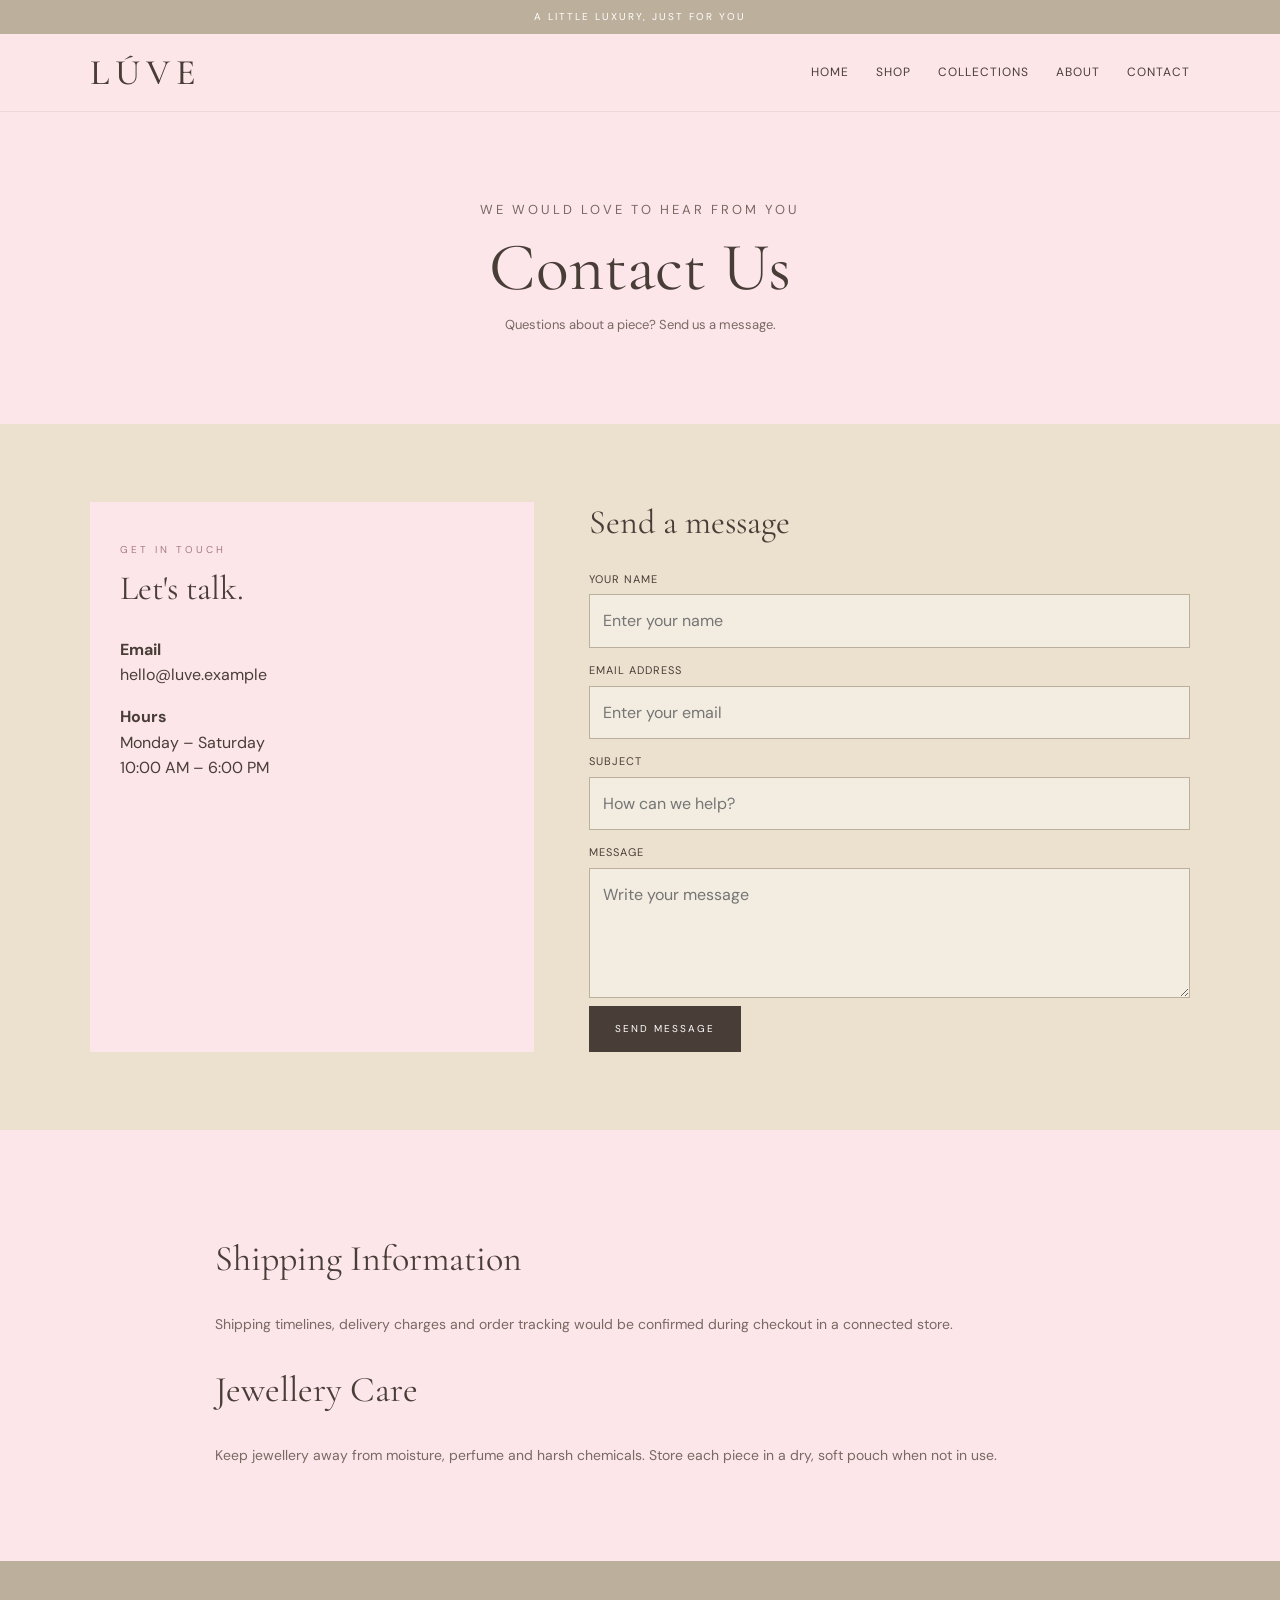
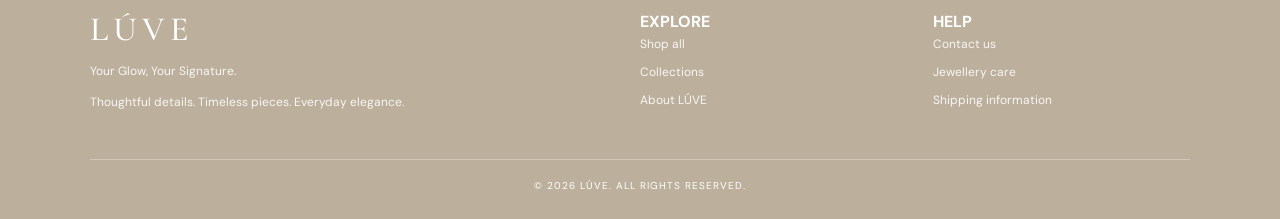
<file: contact.html>
<!DOCTYPE html>
<html lang="en">

<head>
    <meta charset="UTF-8">
    <meta name="viewport" content="width=device-width, initial-scale=1.0">
    <title>Contact LÚVE</title>
    <link rel="stylesheet" href="css/style.css">
    <link rel="stylesheet" href="css/responsive.css">
</head>

<body>
    <div class="announcement">A LITTLE LUXURY, JUST FOR YOU</div>
    <header class="site-header"><a class="brand" href="index.html">LÚVE</a>
        <nav class="nav-links"><a href="index.html">HOME</a><a href="shop.html">SHOP</a><a
                href="collections.html">COLLECTIONS</a><a href="about.html">ABOUT</a><a href="contact.html">CONTACT</a>
        </nav>
    </header>
    <main>
        <section class="page-banner">
            <p class="eyebrow">WE WOULD LOVE TO HEAR FROM YOU</p>
            <h1>Contact Us</h1>
            <p>Questions about a piece? Send us a message.</p>
        </section>
        <section class="section">
            <div class="contact-layout">
                <aside class="contact-card">
                    <p class="eyebrow">GET IN TOUCH</p>
                    <h2>Let's talk.</h2>
                    <p><strong>Email</strong><br>hello@luve.example</p>
                    <p><strong>Hours</strong><br>Monday – Saturday<br>10:00 AM – 6:00 PM</p>
                    
                </aside>
                <form class="contact-form" action="#">
                    <h2>Send a message</h2><label for="name">YOUR NAME</label><input id="name" type="text"
                        placeholder="Enter your name"><label for="email">EMAIL ADDRESS</label><input id="email"
                        type="email" placeholder="Enter your email"><label for="subject">SUBJECT</label><input
                        id="subject" type="text" placeholder="How can we help?"><label
                        for="message">MESSAGE</label><textarea id="message"
                        placeholder="Write your message"></textarea><button class="btn" type="button">SEND
                        MESSAGE</button>
                    
                </form>
            </div>
        </section>
        <section class="section" id="shipping" style="background:#FCE6E9">
            <div class="content-narrow">
                <h2 style="font:400 36px var(--serif)">Shipping Information</h2>
                <p>Shipping timelines, delivery charges and order tracking would be confirmed during checkout in a
                    connected store.</p>
                <h2 id="care" style="font:400 36px var(--serif)">Jewellery Care</h2>
                <p>Keep jewellery away from moisture, perfume and harsh chemicals. Store each piece in a dry, soft pouch
                    when not in use.</p>
            </div>
        </section>
    </main>
    <footer class="site-footer" id="footer">
        <div class="footer-grid">
            <div>
                <div class="footer-brand">LÚVE</div>
                <p>Your Glow, Your Signature.</p>
                <p>Thoughtful details. Timeless pieces. Everyday elegance.</p>
            </div>
            <div><strong>EXPLORE</strong>
                <div class="footer-links"><a href="shop.html">Shop all</a><a href="collections.html">Collections</a><a
                        href="about.html">About LÚVE</a></div>
            </div>
            <div><strong>HELP</strong>
                <div class="footer-links"><a href="contact.html">Contact us</a><a href="contact.html#care">Jewellery
                        care</a><a href="contact.html#shipping">Shipping information</a></div>
            </div>
        </div>
        <div class="copyright">© 2026 LÚVE. ALL RIGHTS RESERVED.</div>
    </footer>
</body>

</html>
</file>
<file: css/style.css>
@import url('https://fonts.googleapis.com/css2?family=Cormorant+Garamond:wght@400;500;600;700&family=DM+Sans:wght@400;500;600;700&display=swap');

:root {
    --blush: #FCE6E9;
    --rose: #DAB7BE;
    --ivory: #ECE1CF;
    --taupe: #BCAF9C;
    --white: #fff;
    --ink: #493D38;
    --muted: #786963;
    --serif: 'Cormorant Garamond', Georgia, serif;
    --sans: 'DM Sans', Arial, sans-serif;
    --line: rgba(73, 61, 56, .18);
    --shadow: 0 18px 50px rgba(73, 61, 56, .09)
}

* {
    box-sizing: border-box
}

html {
    scroll-behavior: smooth
}

body {
    margin: 0;
    background: var(--ivory);
    color: var(--ink);
    font-family: var(--sans);
    line-height: 1.6
}

a {
    color: inherit;
    text-decoration: none
}

img {
    max-width: 100%;
    display: block
}

button,
input,
textarea,
select {
    font: inherit
}

.announcement {
    text-align: center;
    padding: 9px 12px;
    background: var(--taupe);
    color: #fff;
    font-size: 10px;
    letter-spacing: 2px
}

.site-header {
    position: sticky;
    top: 0;
    z-index: 20;
    display: flex;
    align-items: center;
    justify-content: space-between;
    gap: 25px;
    padding: 17px 7%;
    background: rgba(252, 230, 233, .96);
    backdrop-filter: blur(12px);
    border-bottom: 1px solid rgba(73, 61, 56, .08)
}

.brand {
    font: 500 36px var(--serif);
    letter-spacing: 6px;
    white-space: nowrap
}

.nav-links {
    display: flex;
    align-items: center;
    gap: 27px
}

.nav-links a {
    font-size: 12px;
    letter-spacing: 1px
}

.nav-links a:hover,
.text-link:hover {
    color: #A77D83
}

.menu-note {
    font-size: 10px;
    letter-spacing: 2px;
    color: var(--muted)
}

.btn {
    display: inline-block;
    padding: 14px 25px;
    border: 1px solid var(--ink);
    background: var(--ink);
    color: #fff;
    font-size: 10px;
    letter-spacing: 2px;
    text-transform: uppercase;
    transition: .25s
}

.btn:hover {
    background: var(--rose);
    color: var(--ink);
    border-color: var(--rose)
}

.btn-outline {
    background: transparent;
    color: var(--ink)
}

.eyebrow {
    font-size: 10px;
    letter-spacing: 3px;
    text-transform: uppercase;
    color: #A77D83
}

.section {
    padding: 78px 7%
}

.section-heading {
    text-align: center;
    margin: 0 auto 38px;
    max-width: 650px
}

.section-heading h2,
.editorial h2 {
    font: 400 clamp(34px, 5vw, 54px)/1.05 var(--serif);
    margin: 8px 0 12px
}

.section-heading p {
    color: var(--muted);
    font-size: 13px
}

.hero {
    min-height: 590px;
    display: grid;
    grid-template-columns: 1fr 1fr;
    background: var(--blush)
}

.hero-copy {
    display: flex;
    flex-direction: column;
    justify-content: center;
    align-items: flex-start;
    padding: 75px 12%
}

.hero-copy h1 {
    font: 400 clamp(52px, 7vw, 88px)/.92 var(--serif);
    margin: 18px 0
}

.hero-copy p {
    max-width: 430px;
    color: var(--muted);
    font-size: 14px;
    margin: 0 0 28px
}

.hero-image {
    min-height: 590px;
    background: linear-gradient(0deg, rgba(73, 61, 56, .08), rgba(73, 61, 56, .02)), url('https://images.unsplash.com/photo-1611652022419-a9419f74343d?auto=format&fit=crop&w=1400&q=90') center/cover
}

.collection-grid {
    display: grid;
    grid-template-columns: repeat(4, 1fr);
    gap: 18px
}

.collection-card {
    position: relative;
    min-height: 300px;
    overflow: hidden;
    background: var(--rose)
}

.collection-card img {
    width: 100%;
    height: 100%;
    min-height: 300px;
    object-fit: cover;
    transition: transform .5s
}

.collection-card:hover img {
    transform: scale(1.04)
}

.collection-card span {
    position: absolute;
    left: 18px;
    bottom: 18px;
    padding: 9px 14px;
    background: rgba(252, 230, 233, .92);
    font: 500 22px var(--serif)
}

.product-grid {
    display: grid;
    grid-template-columns: repeat(4, 1fr);
    gap: 28px 18px
}

.product-card {
    min-width: 0
}

.product-card .product-photo {
    display: block;
    overflow: hidden;
    background: var(--blush);
    aspect-ratio: 4/5
}

.product-card img {
    width: 100%;
    height: 100%;
    object-fit: cover;
    transition: transform .45s
}

.product-card:hover img {
    transform: scale(1.04)
}

.product-card h3 {
    font: 500 23px var(--serif);
    margin: 12px 0 2px
}

.product-card p {
    font-size: 12px;
    color: var(--muted);
    margin: 0
}

.product-card .price {
    color: var(--ink);
    margin-top: 7px
}

.card-link {
    display: inline-block;
    margin-top: 10px;
    font-size: 10px;
    letter-spacing: 1.5px;
    border-bottom: 1px solid var(--rose);
    padding-bottom: 4px
}

.editorial {
    display: grid;
    grid-template-columns: 1fr 1fr;
    align-items: center;
    gap: 7%;
    background: var(--blush)
}

.editorial img {
    width: 100%;
    max-height: 480px;
    object-fit: cover
}

.editorial p {
    font-size: 14px;
    color: var(--muted);
    max-width: 500px
}

.newsletter {
    background: var(--rose);
    text-align: center;
    padding: 60px 20px
}

.newsletter h2 {
    font: 400 40px var(--serif);
    margin: 0
}

.newsletter p {
    font-size: 13px;
    color: var(--ink)
}

.newsletter-form {
    display: flex;
    max-width: 470px;
    margin: 22px auto 0
}

.newsletter-form input {
    min-width: 0;
    flex: 1;
    padding: 14px;
    border: 1px solid var(--ink);
    background: transparent
}

.newsletter-form button {
    border: 1px solid var(--ink);
    background: var(--ink);
    color: white;
    padding: 0 20px;
    font-size: 10px;
    letter-spacing: 1px
}

.site-footer {
    background: var(--taupe);
    color: #fff;
    padding: 48px 7% 25px
}

.footer-grid {
    display: grid;
    grid-template-columns: 2fr 1fr 1fr;
    gap: 35px
}

.footer-brand {
    font: 500 34px var(--serif);
    letter-spacing: 5px
}

.site-footer p,
.site-footer a {
    font-size: 12px;
    color: rgba(255, 255, 255, .9)
}

.footer-links {
    display: grid;
    gap: 9px
}

.copyright {
    text-align: center;
    border-top: 1px solid rgba(255, 255, 255, .3);
    margin-top: 35px;
    padding-top: 18px;
    font-size: 10px;
    letter-spacing: 1px
}

.page-banner {
    padding: 75px 7%;
    text-align: center;
    background: var(--blush)
}

.page-banner h1 {
    font: 400 clamp(45px, 6vw, 68px)/1 var(--serif);
    margin: 10px 0
}

.page-banner p {
    font-size: 13px;
    color: var(--muted)
}

.filter-links {
    display: flex;
    justify-content: center;
    flex-wrap: wrap;
    gap: 12px;
    margin-bottom: 35px
}

.filter-links a {
    padding: 9px 16px;
    border: 1px solid var(--taupe);
    font-size: 11px
}

.filter-links a:hover {
    background: var(--rose)
}

.content-narrow {
    max-width: 850px;
    margin: auto
}

.content-narrow p {
    color: var(--muted);
    font-size: 14px;
    line-height: 2
}

.contact-layout {
    display: grid;
    grid-template-columns: .85fr 1.15fr;
    gap: 55px;
    max-width: 1100px;
    margin: auto
}

.contact-card {
    background: var(--blush);
    padding: 30px
}

.contact-card h2,
.contact-form h2 {
    font: 400 34px var(--serif);
    margin-top: 0
}

.contact-form label {
    display: block;
    font-size: 11px;
    letter-spacing: 1px;
    margin: 14px 0 6px
}

.contact-form input,
.contact-form textarea {
    width: 100%;
    padding: 13px;
    border: 1px solid var(--taupe);
    background: rgba(255, 255, 255, .35);
    color: var(--ink)
}

.contact-form textarea {
    min-height: 130px;
    resize: vertical
}

.map-frame {
    width: 100%;
    height: 300px;
    border: 0;
    margin-top: 20px
}

.notice {
    font-size: 11px;
    color: var(--muted)
}
</file>
<file: css/responsive.css>
@media(max-width:900px) {

    .collection-grid,
    .product-grid {
        grid-template-columns: repeat(2, minmax(0, 1fr))
    }

    .hero {
        min-height: 480px
    }

    .hero-image {
        min-height: 480px
    }

    .hero-copy {
        padding: 55px 9%
    }
}

@media(max-width:650px) {
    .site-header {
        position: static;
        flex-direction: column;
        gap: 10px;
        padding: 14px 5%
    }

    .nav-links {
        gap: 15px;
        flex-wrap: wrap;
        justify-content: center
    }

    .nav-links a {
        font-size: 10px
    }

    .hero {
        grid-template-columns: 1fr
    }

    .hero-copy {
        padding: 65px 8%
    }

    .hero-image {
        min-height: 380px
    }

    .section {
        padding: 55px 6%
    }

    .collection-grid {
        grid-template-columns: repeat(2, minmax(0, 1fr));
        gap: 12px
    }

    .collection-card,
    .collection-card img {
        min-height: 220px
    }

    .product-grid {
        grid-template-columns: repeat(2, minmax(0, 1fr));
        gap: 24px 12px
    }

    .editorial,
    .contact-layout {
        grid-template-columns: 1fr
    }

    .footer-grid {
        grid-template-columns: 1fr;
        gap: 20px
    }

    .newsletter-form {
        flex-direction: column;
        gap: 8px
    }

    .newsletter-form button {
        padding: 14px
    }
}

@media(max-width:380px) {
    .brand {
        font-size: 31px
    }

    .nav-links {
        gap: 10px
    }

    .product-grid {
        grid-template-columns: 1fr 1fr
    }

    .product-card h3 {
        font-size: 20px
    }
}
</file>
